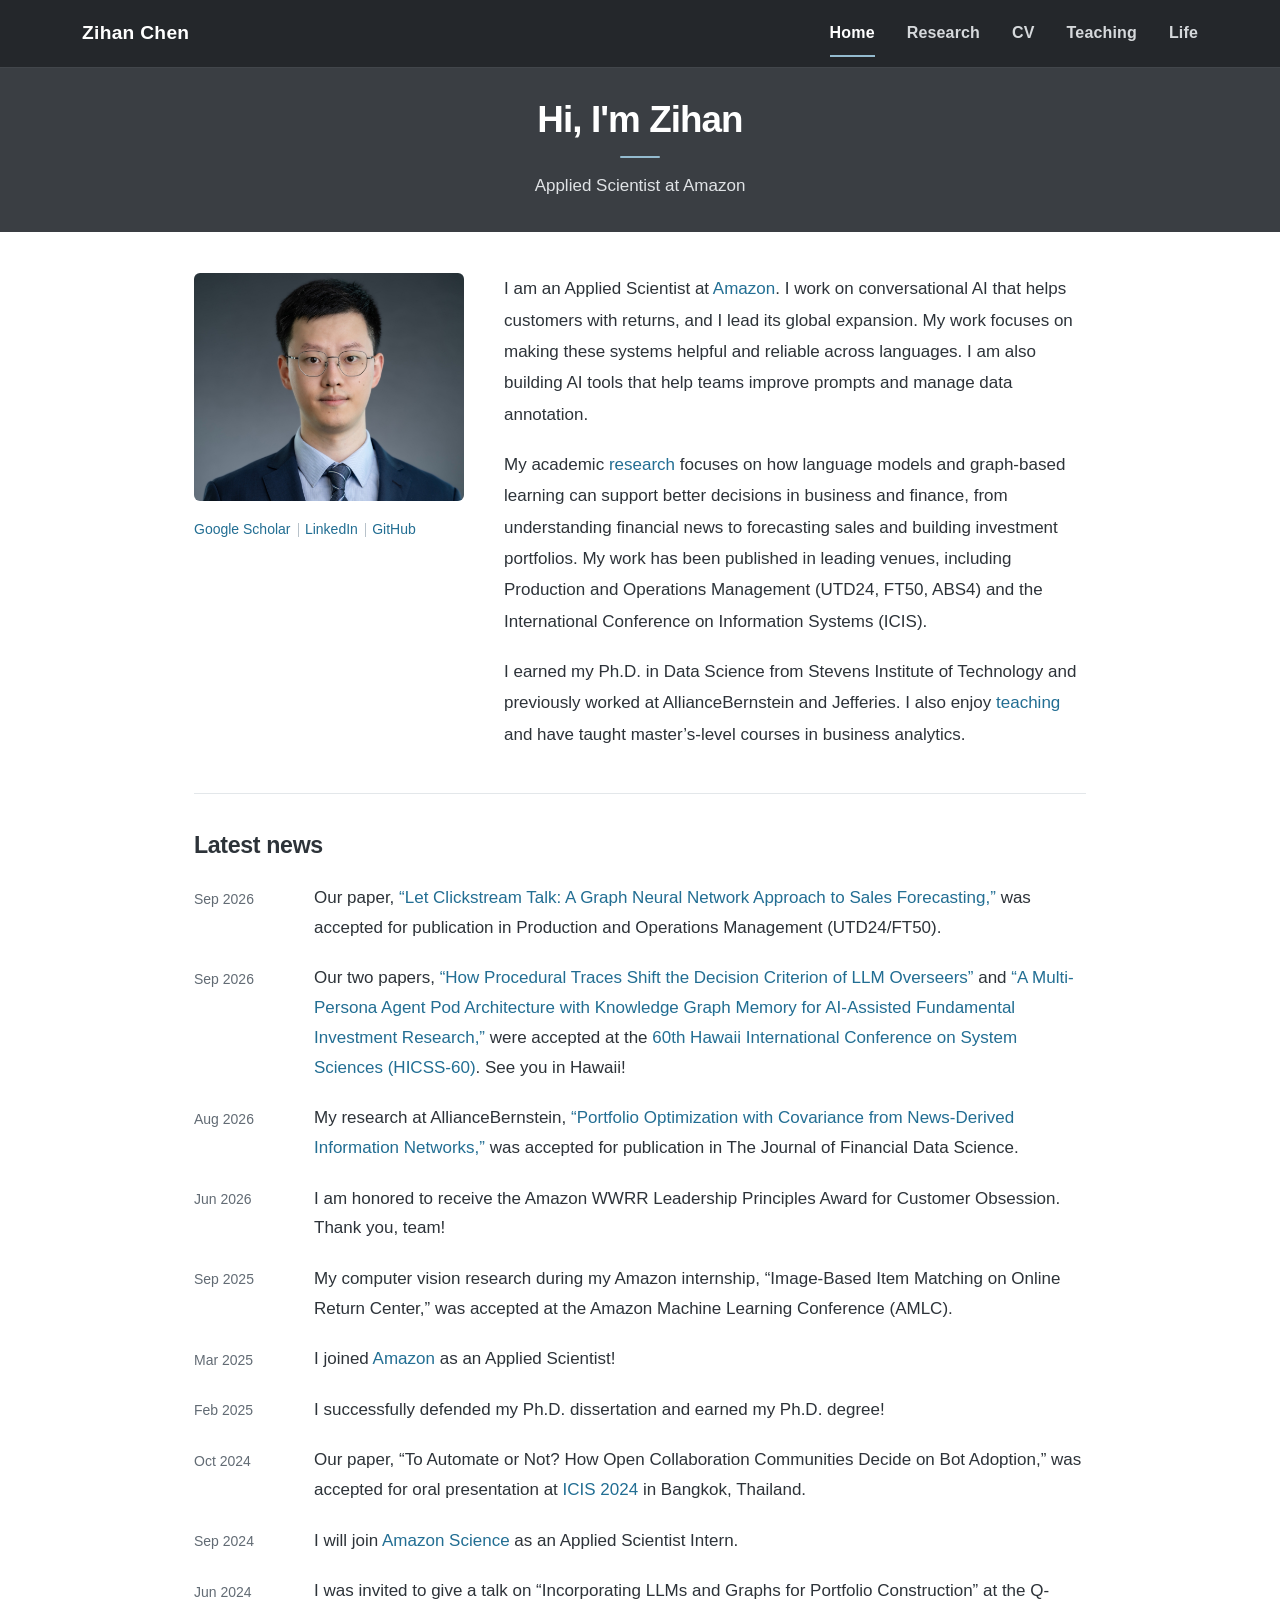
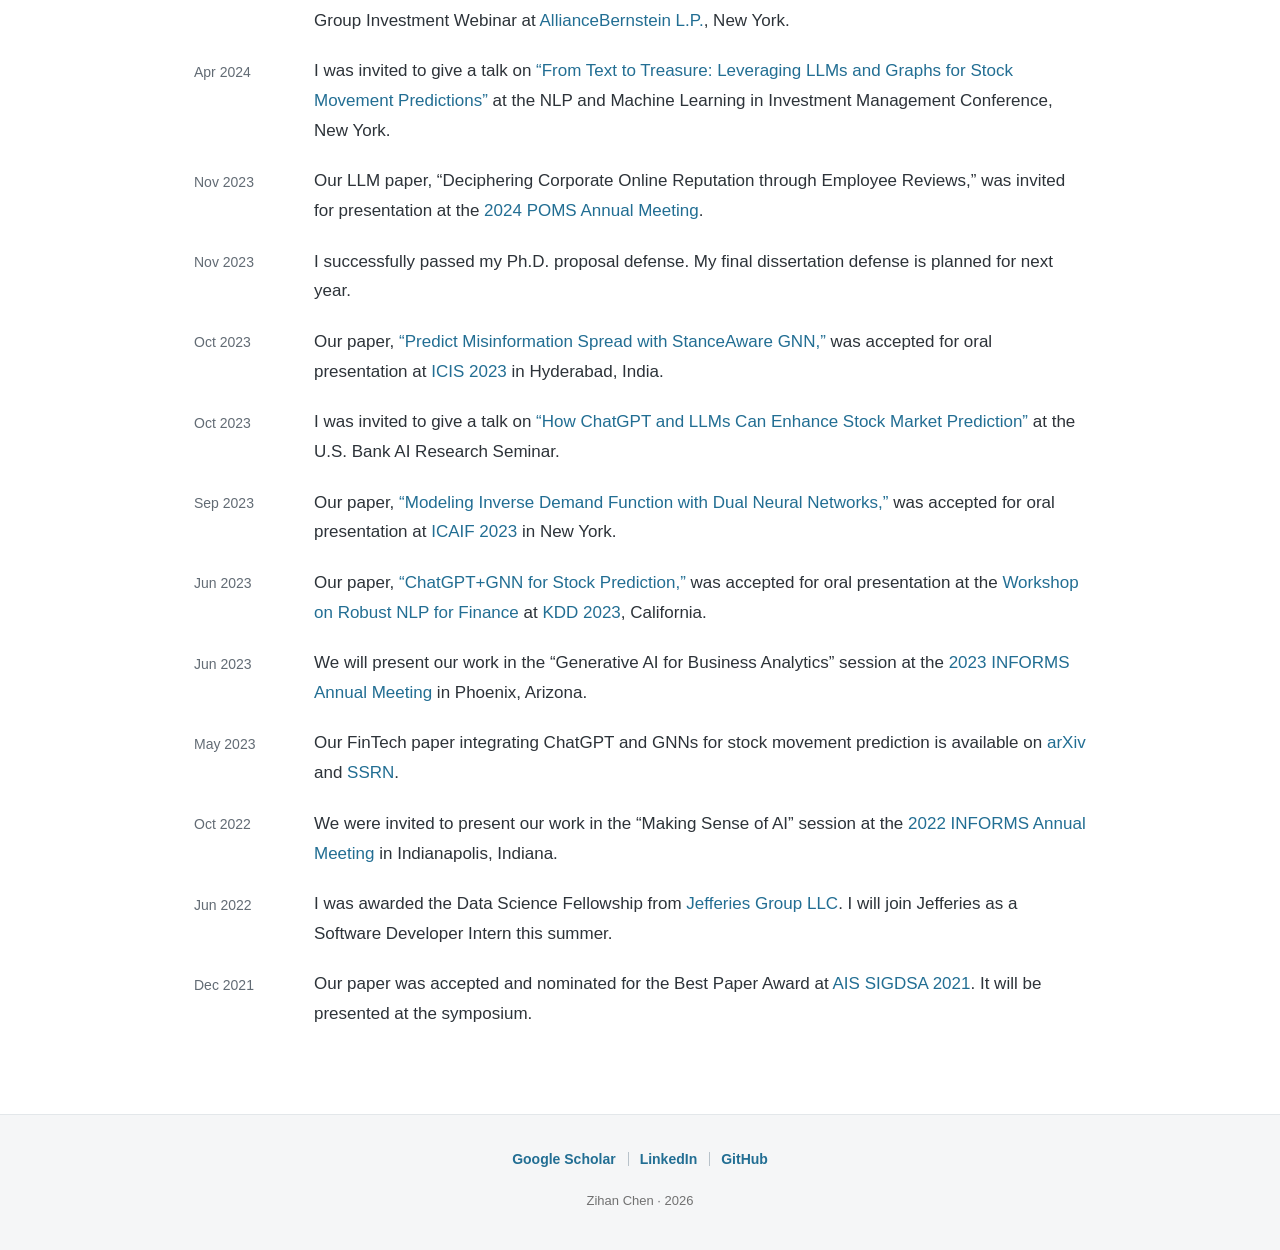
<file: index.html>
<!doctype html>
<html lang="en"><head><meta charset="utf-8"><meta name="viewport" content="width=device-width, initial-scale=1">
<title>Hi, I&#x27;m Zihan | Zihan Chen</title><meta name="description" content="Applied Scientist at Amazon">
<link rel="stylesheet" href="assets/site.css?v=social-dividers-2"><script defer src="assets/site.js"></script></head>
<body><a class="skip" href="#main">Skip to content</a>
<nav class="nav" aria-label="Main navigation"><div class="nav-inner"><a class="brand" href="index.html">Zihan Chen</a>
<button class="menu-toggle" type="button" aria-expanded="false" aria-controls="navigation">Menu <span aria-hidden="true">☰</span></button>
<ul class="nav-links" id="navigation"><li><a href="index.html" aria-current="page">Home</a></li><li><a href="research.html">Research</a></li><li><a href="cv.html">CV</a></li><li><a href="teaching.html">Teaching</a></li><li><a href="life.html">Life</a></li></ul></div></nav>
<header class="page-header"><h1>Hi, I&#x27;m Zihan</h1><hr class="heading-rule"><p class="subtitle">Applied Scientist at Amazon</p></header>
<main id="main" class="container page-content" tabindex="-1"><section class="bio" aria-label="About Zihan"><div><img class="portrait" src="assets/portrait-v2.jpg" alt="Zihan Chen" width="2048" height="1725"><div class="profile-links"><a href="https://scholar.google.com/citations?user=8UTvpjwAAAAJ&amp;hl=en">Google Scholar</a><a href="https://www.linkedin.com/in/zihan-nick-chen/">LinkedIn</a><a href="https://github.com/ZihanChen1995">GitHub</a></div></div><div><p>I am an Applied Scientist at <a href="https://www.amazon.science/">Amazon</a>. I work on conversational AI that helps customers with returns, and I lead its global expansion. My work focuses on making these systems helpful and reliable across languages. I am also building AI tools that help teams improve prompts and manage data annotation.</p>
<p>My academic <a href="research.html">research</a> focuses on how language models and graph-based learning can support better decisions in business and finance, from understanding financial news to forecasting sales and building investment portfolios. My work has been published in leading venues, including Production and Operations Management (UTD24, FT50, ABS4) and the International Conference on Information Systems (ICIS).</p>
<p>I earned my Ph.D. in Data Science from Stevens Institute of Technology and previously worked at AllianceBernstein and Jefferies. I also enjoy <a href="teaching.html">teaching</a> and have taught master’s-level courses in business analytics.</p>
</div></section>
<hr class="section-rule"><section aria-labelledby="news-title"><h2 id="news-title">Latest news</h2><ul class="news"><li><time datetime="2026-09">Sep 2026</time><p>Our paper, <a href="https://journals.sagepub.com/doi/10.1177/10591478261490953">“Let Clickstream Talk: A Graph Neural Network Approach to Sales Forecasting,”</a> was accepted for publication in Production and Operations Management (UTD24/FT50).</p></li><li><time datetime="2026-09">Sep 2026</time><p>Our two papers, <a href="https://arxiv.org/abs/2609.18204">“How Procedural Traces Shift the Decision Criterion of LLM Overseers”</a> and <a href="https://arxiv.org/abs/2605.27864">“A Multi-Persona Agent Pod Architecture with Knowledge Graph Memory for AI-Assisted Fundamental Investment Research,”</a> were accepted at the <a href="https://hicss.hawaii.edu/">60th Hawaii International Conference on System Sciences (HICSS-60)</a>. See you in Hawaii!</p></li><li><time datetime="2026-08">Aug 2026</time><p>My research at AllianceBernstein, <a href="https://www.pm-research.com/content/iijjfds/early/2026/09/12/jfds2026019">“Portfolio Optimization with Covariance from News-Derived Information Networks,”</a> was accepted for publication in The Journal of Financial Data Science.</p></li><li><time datetime="2026-06">Jun 2026</time><p>I am honored to receive the Amazon WWRR Leadership Principles Award for Customer Obsession. Thank you, team!</p></li><li><time datetime="2025-09">Sep 2025</time><p>My computer vision research during my Amazon internship, “Image-Based Item Matching on Online Return Center,” was accepted at the Amazon Machine Learning Conference (AMLC).</p></li><li><time datetime="2025-03">Mar 2025</time><p>I joined <a href="https://www.amazon.science/">Amazon</a> as an Applied Scientist!</p></li><li><time datetime="2025-02">Feb 2025</time><p>I successfully defended my Ph.D. dissertation and earned my Ph.D. degree!</p></li><li><time datetime="2024-10">Oct 2024</time><p>Our paper, “To Automate or Not? How Open Collaboration Communities Decide on Bot Adoption,” was accepted for oral presentation at <a href="https://icis2024.aisconferences.org/">ICIS 2024</a> in Bangkok, Thailand.</p></li><li><time datetime="2024-09">Sep 2024</time><p>I will join <a href="https://www.amazon.science/">Amazon Science</a> as an Applied Scientist Intern.</p></li><li><time datetime="2024-06">Jun 2024</time><p>I was invited to give a talk on “Incorporating LLMs and Graphs for Portfolio Construction” at the Q-Group Investment Webinar at <a href="https://www.alliancebernstein.com/corporate/en/home.html">AllianceBernstein L.P.</a>, New York.</p></li><li><time datetime="2024-04">Apr 2024</time><p>I was invited to give a talk on <a href="https://drive.google.com/file/d/1M6MWvCd4Vv_Q51h64jBCVJiDxF_VnkLY/view">“From Text to Treasure: Leveraging LLMs and Graphs for Stock Movement Predictions”</a> at the NLP and Machine Learning in Investment Management Conference, New York.</p></li><li><time datetime="2023-11">Nov 2023</time><p>Our LLM paper, “Deciphering Corporate Online Reputation through Employee Reviews,” was invited for presentation at the <a href="https://pomsmeetings.org/conf-2024/">2024 POMS Annual Meeting</a>.</p></li><li><time datetime="2023-11">Nov 2023</time><p>I successfully passed my Ph.D. proposal defense. My final dissertation defense is planned for next year.</p></li><li><time datetime="2023-10">Oct 2023</time><p>Our paper, <a href="https://arxiv.org/abs/2310.02568">“Predict Misinformation Spread with StanceAware GNN,”</a> was accepted for oral presentation at <a href="https://icis2023.aisconferences.org/">ICIS 2023</a> in Hyderabad, India.</p></li><li><time datetime="2023-10">Oct 2023</time><p>I was invited to give a talk on <a href="https://drive.google.com/file/d/1uIQv7CwUyk_yu17SIji4YoYeXMIPOHfO/view?usp=sharing">“How ChatGPT and LLMs Can Enhance Stock Market Prediction”</a> at the U.S. Bank AI Research Seminar.</p></li><li><time datetime="2023-09">Sep 2023</time><p>Our paper, <a href="https://arxiv.org/abs/2307.14322">“Modeling Inverse Demand Function with Dual Neural Networks,”</a> was accepted for oral presentation at <a href="https://ai-finance.org/">ICAIF 2023</a> in New York.</p></li><li><time datetime="2023-06">Jun 2023</time><p>Our paper, <a href="https://arxiv.org/abs/2306.03763">“ChatGPT+GNN for Stock Prediction,”</a> was accepted for oral presentation at the <a href="https://robustfin.github.io/2023/schedule">Workshop on Robust NLP for Finance</a> at <a href="https://kdd.org/kdd2023/">KDD 2023</a>, California.</p></li><li><time datetime="2023-06">Jun 2023</time><p>We will present our work in the “Generative AI for Business Analytics” session at the <a href="https://meetings.informs.org/wordpress/phoenix2023/">2023 INFORMS Annual Meeting</a> in Phoenix, Arizona.</p></li><li><time datetime="2023-05">May 2023</time><p>Our FinTech paper integrating ChatGPT and GNNs for stock movement prediction is available on <a href="https://arxiv.org/abs/2306.03763">arXiv</a> and <a href="https://papers.ssrn.com/sol3/papers.cfm?abstract_id=4464002">SSRN</a>.</p></li><li><time datetime="2022-10">Oct 2022</time><p>We were invited to present our work in the “Making Sense of AI” session at the <a href="https://meetings.informs.org/wordpress/indianapolis2022/">2022 INFORMS Annual Meeting</a> in Indianapolis, Indiana.</p></li><li><time datetime="2022-06">Jun 2022</time><p>I was awarded the Data Science Fellowship from <a href="https://www.jefferies.com/">Jefferies Group LLC</a>. I will join Jefferies as a Software Developer Intern this summer.</p></li><li><time datetime="2021-12">Dec 2021</time><p>Our paper was accepted and nominated for the Best Paper Award at <a href="https://communities.aisnet.org/sigdsa/home">AIS SIGDSA 2021</a>. It will be presented at the symposium.</p></li></ul></section></main>
<footer><ul class="footer-links"><li><a href="https://scholar.google.com/citations?user=8UTvpjwAAAAJ&amp;hl=en">Google Scholar</a></li><li><a href="https://www.linkedin.com/in/zihan-nick-chen/">LinkedIn</a></li><li><a href="https://github.com/ZihanChen1995">GitHub</a></li></ul><p>Zihan Chen · 2026</p></footer></body></html>
</file>
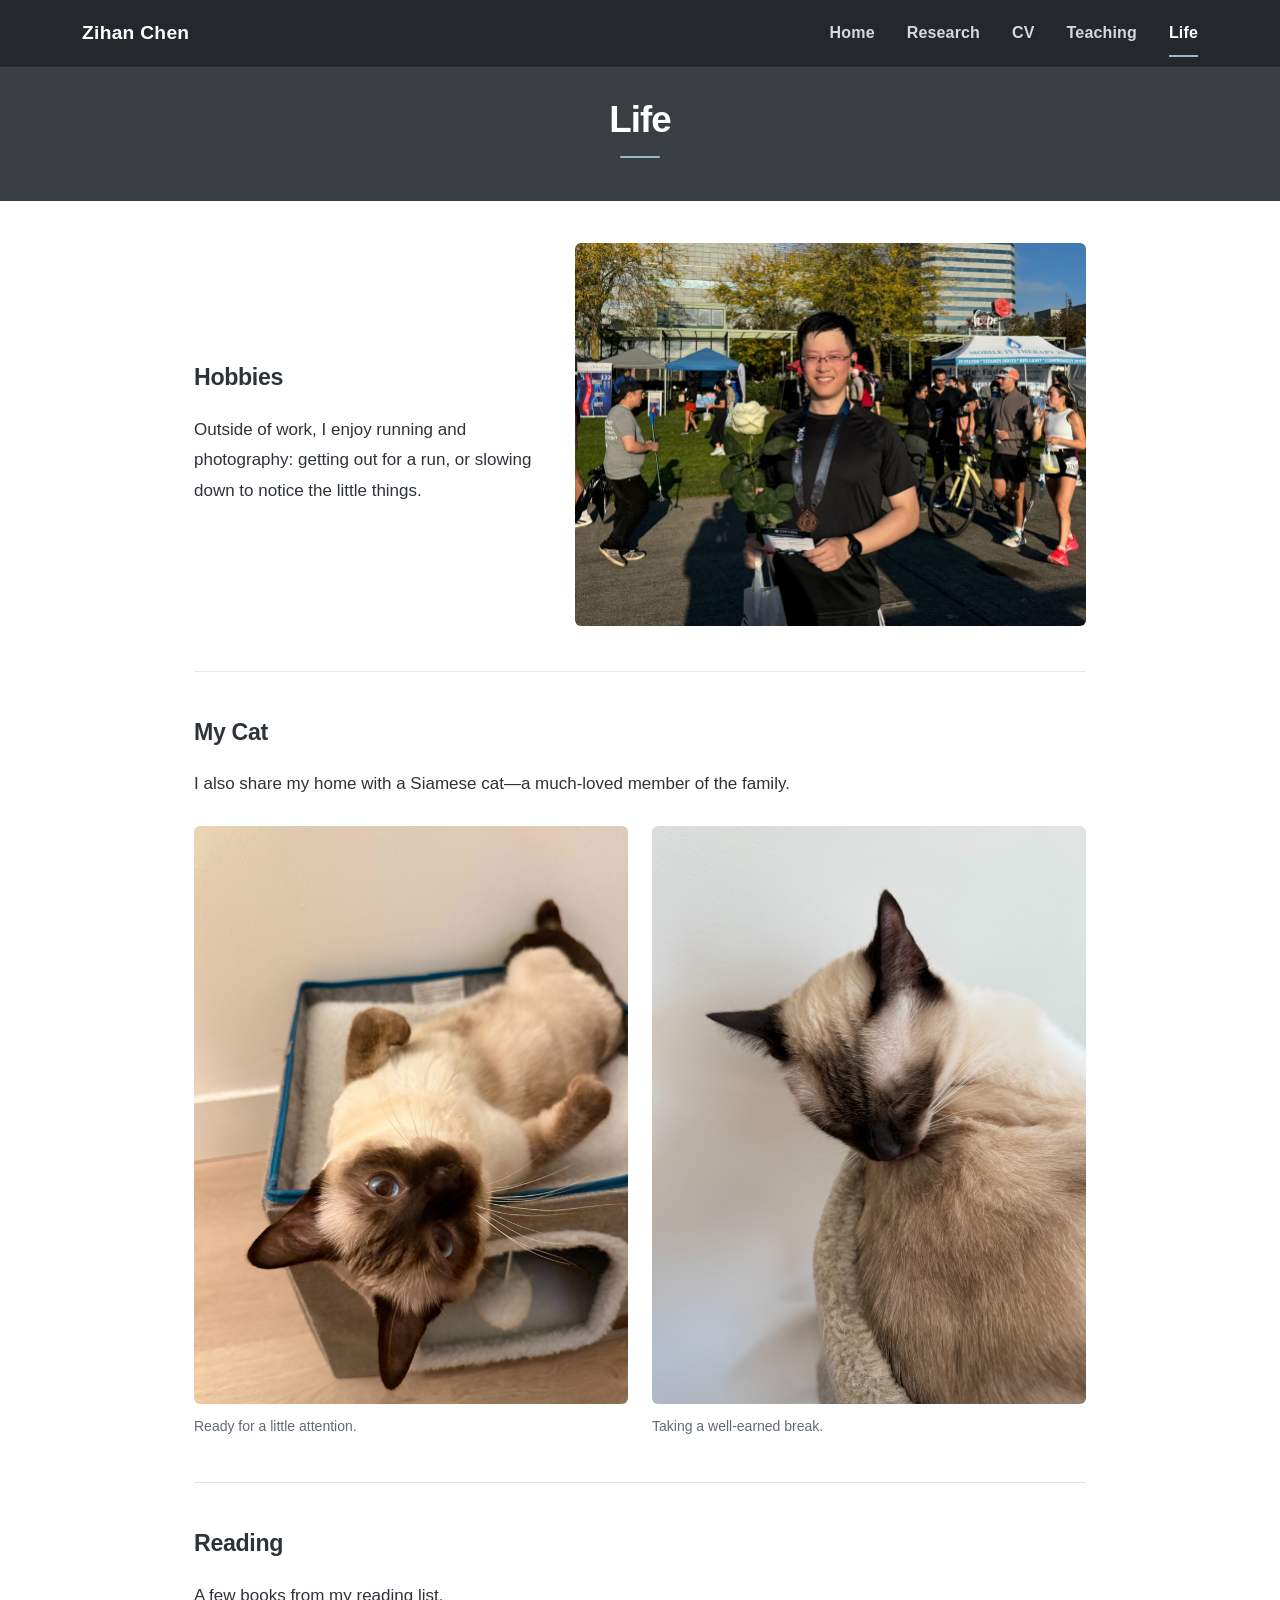
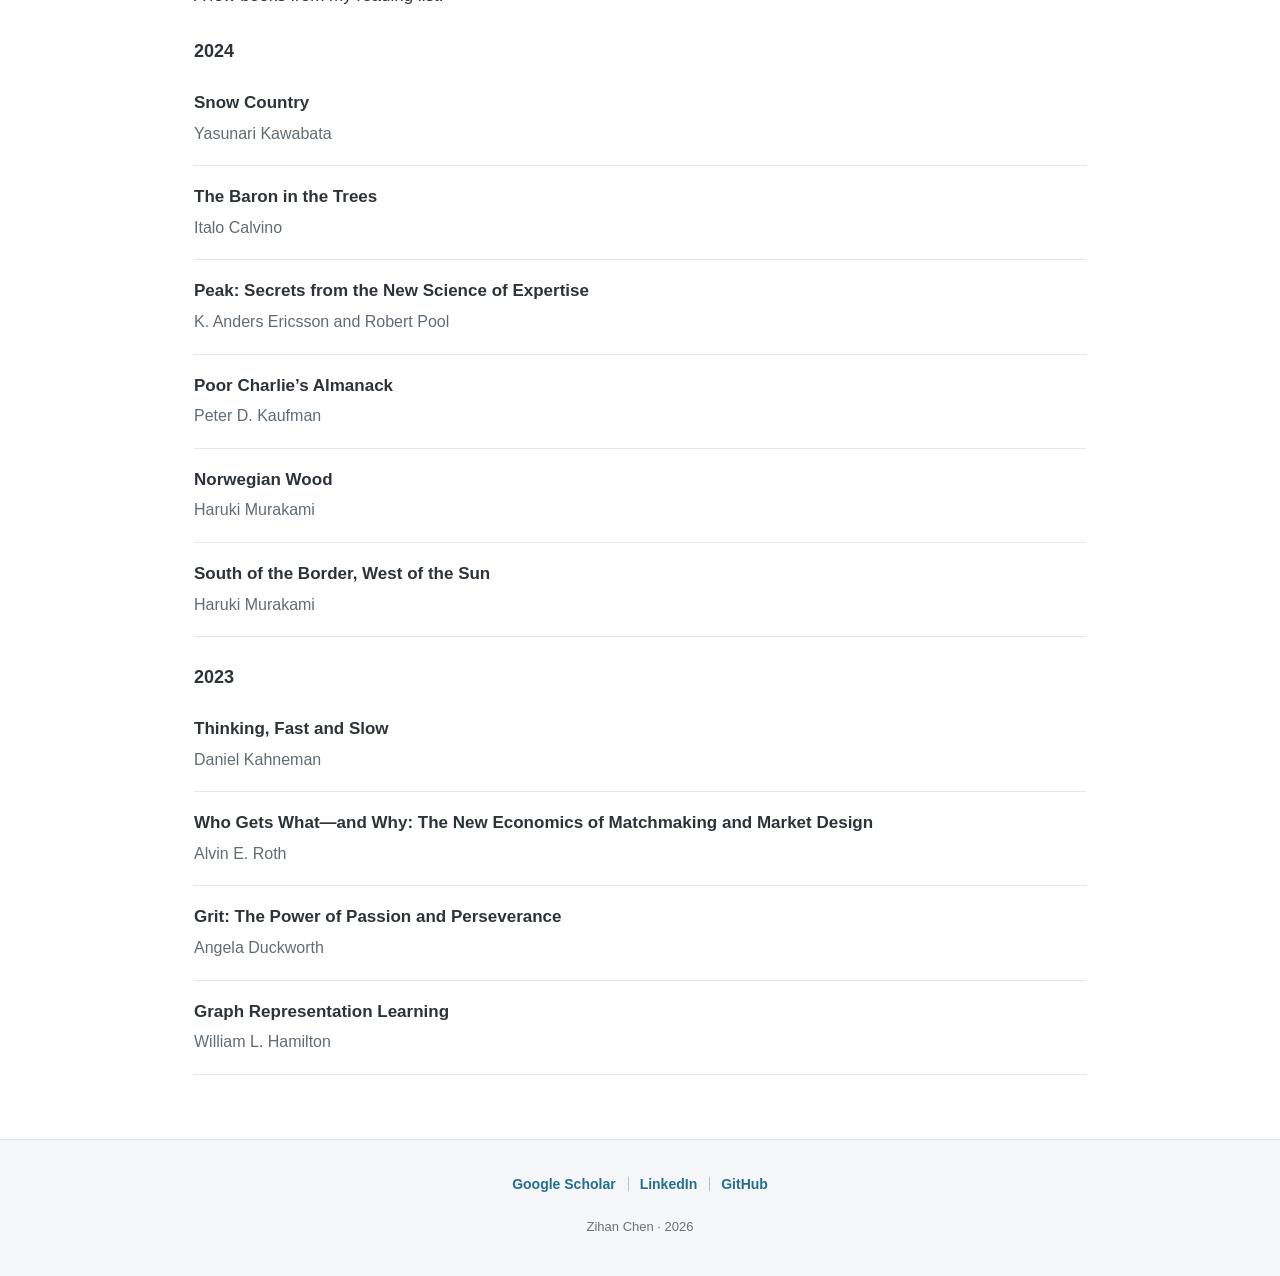
<file: books.html>
<!doctype html>
<html lang="en"><head><meta charset="utf-8"><meta name="viewport" content="width=device-width, initial-scale=1">
<title>Life | Zihan Chen</title><meta name="description" content="Life — Zihan Chen">
<link rel="stylesheet" href="assets/site.css"><script defer src="assets/site.js"></script></head>
<body><a class="skip" href="#main">Skip to content</a>
<nav class="nav" aria-label="Main navigation"><div class="nav-inner"><a class="brand" href="index.html">Zihan Chen</a>
<button class="menu-toggle" type="button" aria-expanded="false" aria-controls="navigation">Menu <span aria-hidden="true">☰</span></button>
<ul class="nav-links" id="navigation"><li><a href="index.html">Home</a></li><li><a href="research.html">Research</a></li><li><a href="cv.html">CV</a></li><li><a href="teaching.html">Teaching</a></li><li><a href="life.html" aria-current="page">Life</a></li></ul></div></nav>
<header class="page-header"><h1>Life</h1><hr class="heading-rule"></header>
<main id="main" class="container page-content" tabindex="-1"><section class="life-section" aria-labelledby="hobbies-title">
<div class="hobby-layout"><div class="hobby-copy"><h2 id="hobbies-title">Hobbies</h2><p>Outside of work, I enjoy running and photography: getting out for a run, or slowing down to notice the little things.</p></div>
<figure><img class="running-photo" src="assets/running.jpg" alt="Zihan smiling at a running event, wearing a medal and holding a rose" width="2048" height="1536" decoding="async"></figure></div>
</section>
<section class="life-section" aria-labelledby="cat-title"><h2 id="cat-title">My Cat</h2><p>I also share my home with a Siamese cat—a much-loved member of the family.</p>
<div class="cat-gallery"><figure><img src="assets/siamese-playful.jpg" alt="My Siamese cat lying on its back and looking up at the camera" width="1536" height="2048" loading="lazy" decoding="async"><figcaption>Ready for a little attention.</figcaption></figure><figure><img src="assets/siamese-resting.jpg" alt="The same Siamese cat curled up with its eyes closed" width="1522" height="2048" loading="lazy" decoding="async"><figcaption>Taking a well-earned break.</figcaption></figure></div>
</section>
<section class="life-section life-reading" aria-labelledby="reading-title"><h2 id="reading-title">Reading</h2><p>A few books from my reading list.</p>
<h3>2024</h3><ul class="books">
<li><span class="book-title">Snow Country</span><span class="book-author">Yasunari Kawabata</span></li>
<li><span class="book-title">The Baron in the Trees</span><span class="book-author">Italo Calvino</span></li>
<li><span class="book-title">Peak: Secrets from the New Science of Expertise</span><span class="book-author">K. Anders Ericsson and Robert Pool</span></li>
<li><span class="book-title">Poor Charlie’s Almanack</span><span class="book-author">Peter D. Kaufman</span></li>
<li><span class="book-title">Norwegian Wood</span><span class="book-author">Haruki Murakami</span></li>
<li><span class="book-title">South of the Border, West of the Sun</span><span class="book-author">Haruki Murakami</span></li></ul>
<h3>2023</h3><ul class="books">
<li><span class="book-title">Thinking, Fast and Slow</span><span class="book-author">Daniel Kahneman</span></li>
<li><span class="book-title">Who Gets What—and Why: The New Economics of Matchmaking and Market Design</span><span class="book-author">Alvin E. Roth</span></li>
<li><span class="book-title">Grit: The Power of Passion and Perseverance</span><span class="book-author">Angela Duckworth</span></li>
<li><span class="book-title">Graph Representation Learning</span><span class="book-author">William L. Hamilton</span></li></ul>

</section>
</main>
<footer><ul class="footer-links"><li><a href="https://scholar.google.com/citations?user=8UTvpjwAAAAJ&amp;hl=en">Google Scholar</a></li><li><a href="https://www.linkedin.com/in/zihan-nick-chen/">LinkedIn</a></li><li><a href="https://github.com/ZihanChen1995">GitHub</a></li></ul><p>Zihan Chen · 2026</p></footer></body></html>
</file>
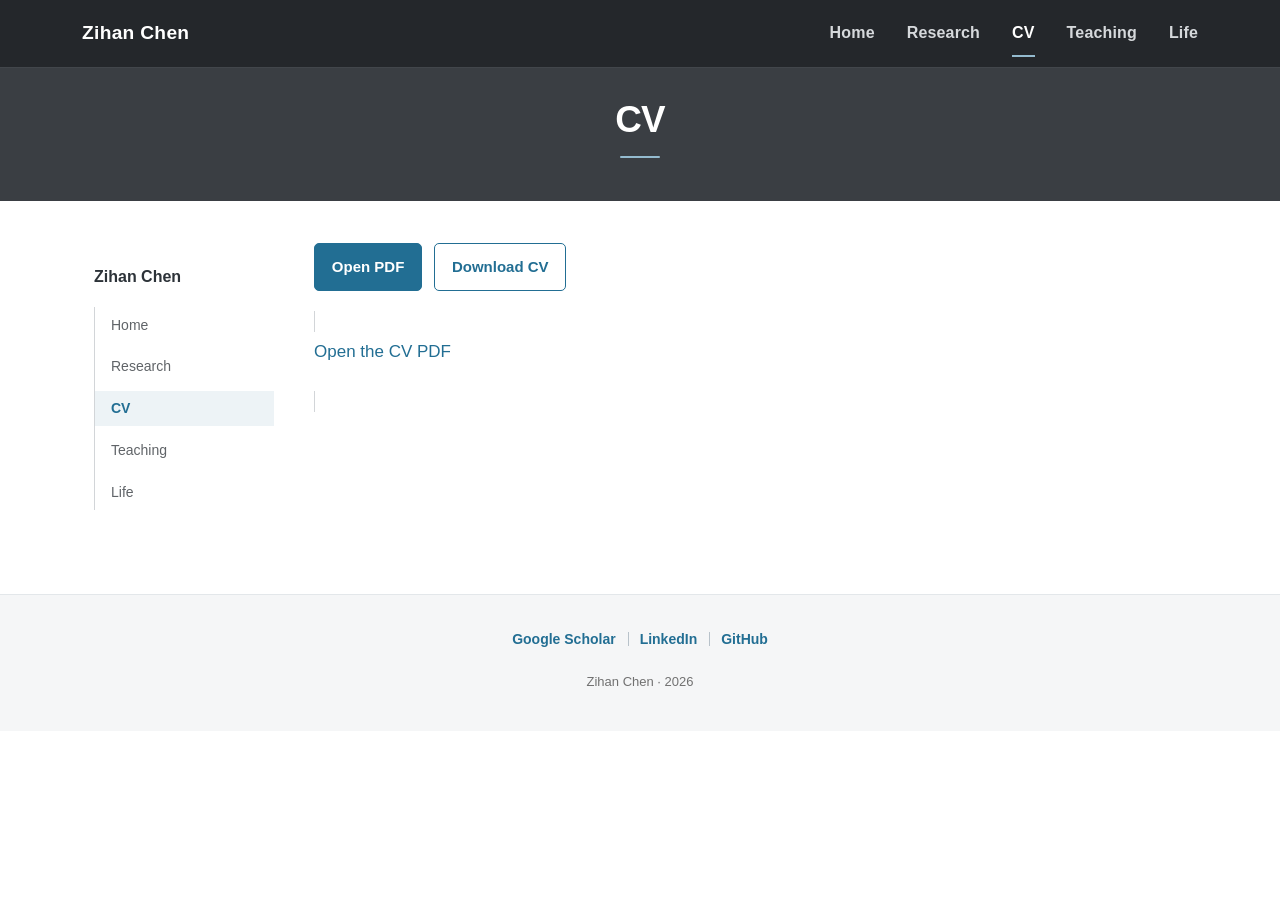
<file: cv.html>
<!doctype html>
<html lang="en"><head><meta charset="utf-8"><meta name="viewport" content="width=device-width, initial-scale=1">
<title>CV | Zihan Chen</title><meta name="description" content="CV — Zihan Chen">
<link rel="stylesheet" href="assets/site.css"><script defer src="assets/site.js"></script></head>
<body><a class="skip" href="#main">Skip to content</a>
<nav class="nav" aria-label="Main navigation"><div class="nav-inner"><a class="brand" href="index.html">Zihan Chen</a>
<button class="menu-toggle" type="button" aria-expanded="false" aria-controls="navigation">Menu <span aria-hidden="true">☰</span></button>
<ul class="nav-links" id="navigation"><li><a href="index.html">Home</a></li><li><a href="research.html">Research</a></li><li><a href="cv.html" aria-current="page">CV</a></li><li><a href="teaching.html">Teaching</a></li><li><a href="life.html">Life</a></li></ul></div></nav>
<header class="page-header"><h1>CV</h1><hr class="heading-rule"></header>
<main id="main" class="container page-content cv-container" tabindex="-1"><div class="cv-layout">
<aside class="cv-sidebar"><p class="cv-sidebar-name">Zihan Chen</p><nav aria-label="Sidebar navigation"><a href="index.html">Home</a><a href="research.html">Research</a><a href="cv.html" aria-current="page">CV</a><a href="teaching.html">Teaching</a><a href="life.html">Life</a></nav></aside>
<div class="cv-content"><section id="cv-document" aria-label="CV document"><div class="cv-actions"><a class="button" href="assets/ZihanChen-CV.pdf?v=215d56d95591" target="_blank" rel="noopener">Open PDF</a><a class="button" href="assets/ZihanChen-CV.pdf?v=215d56d95591" download>Download CV</a></div><object class="cv-pdf" data="assets/ZihanChen-CV.pdf?v=215d56d95591#pagemode=thumbs" type="application/pdf" aria-label="Zihan Chen curriculum vitae"><p><a href="assets/ZihanChen-CV.pdf?v=215d56d95591" target="_blank" rel="noopener">Open the CV PDF</a></p></object></section></div>
</div>
</main>
<footer><ul class="footer-links"><li><a href="https://scholar.google.com/citations?user=8UTvpjwAAAAJ&amp;hl=en">Google Scholar</a></li><li><a href="https://www.linkedin.com/in/zihan-nick-chen/">LinkedIn</a></li><li><a href="https://github.com/ZihanChen1995">GitHub</a></li></ul><p>Zihan Chen · 2026</p></footer></body></html>
</file>
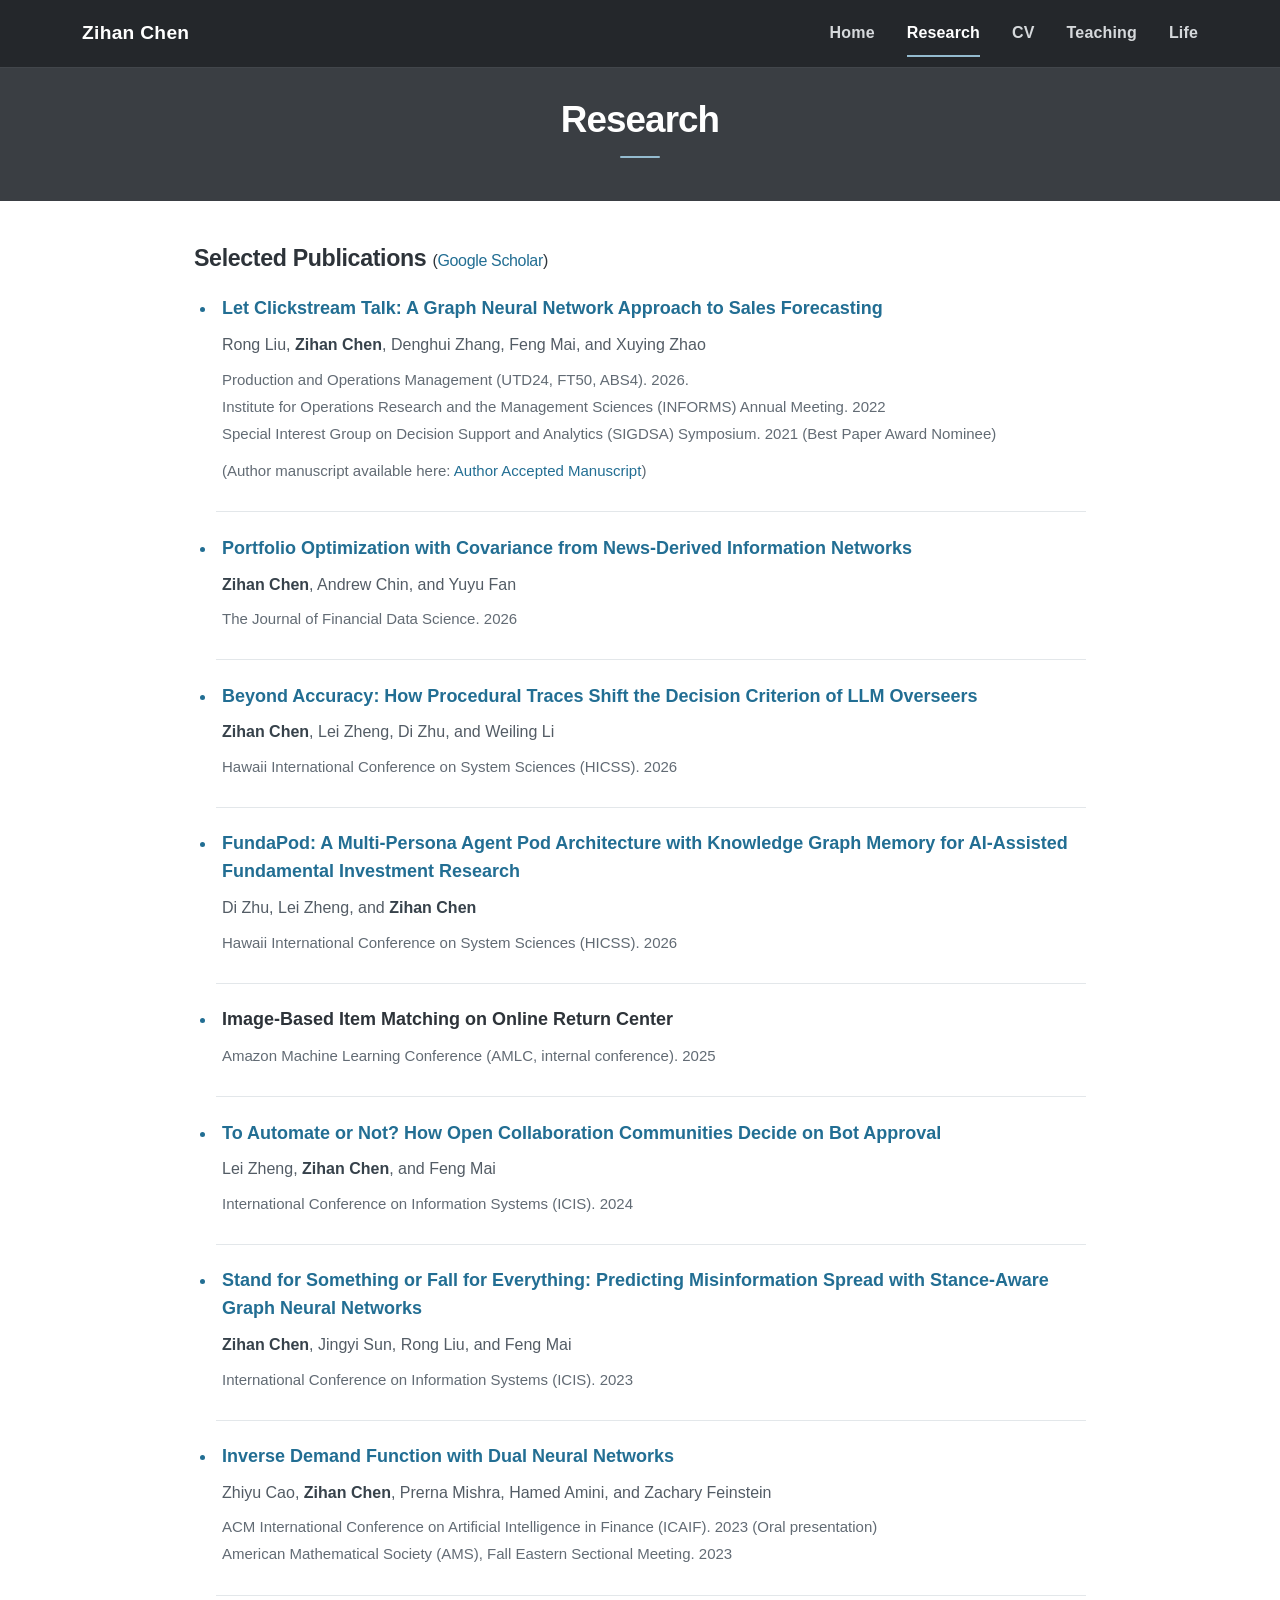
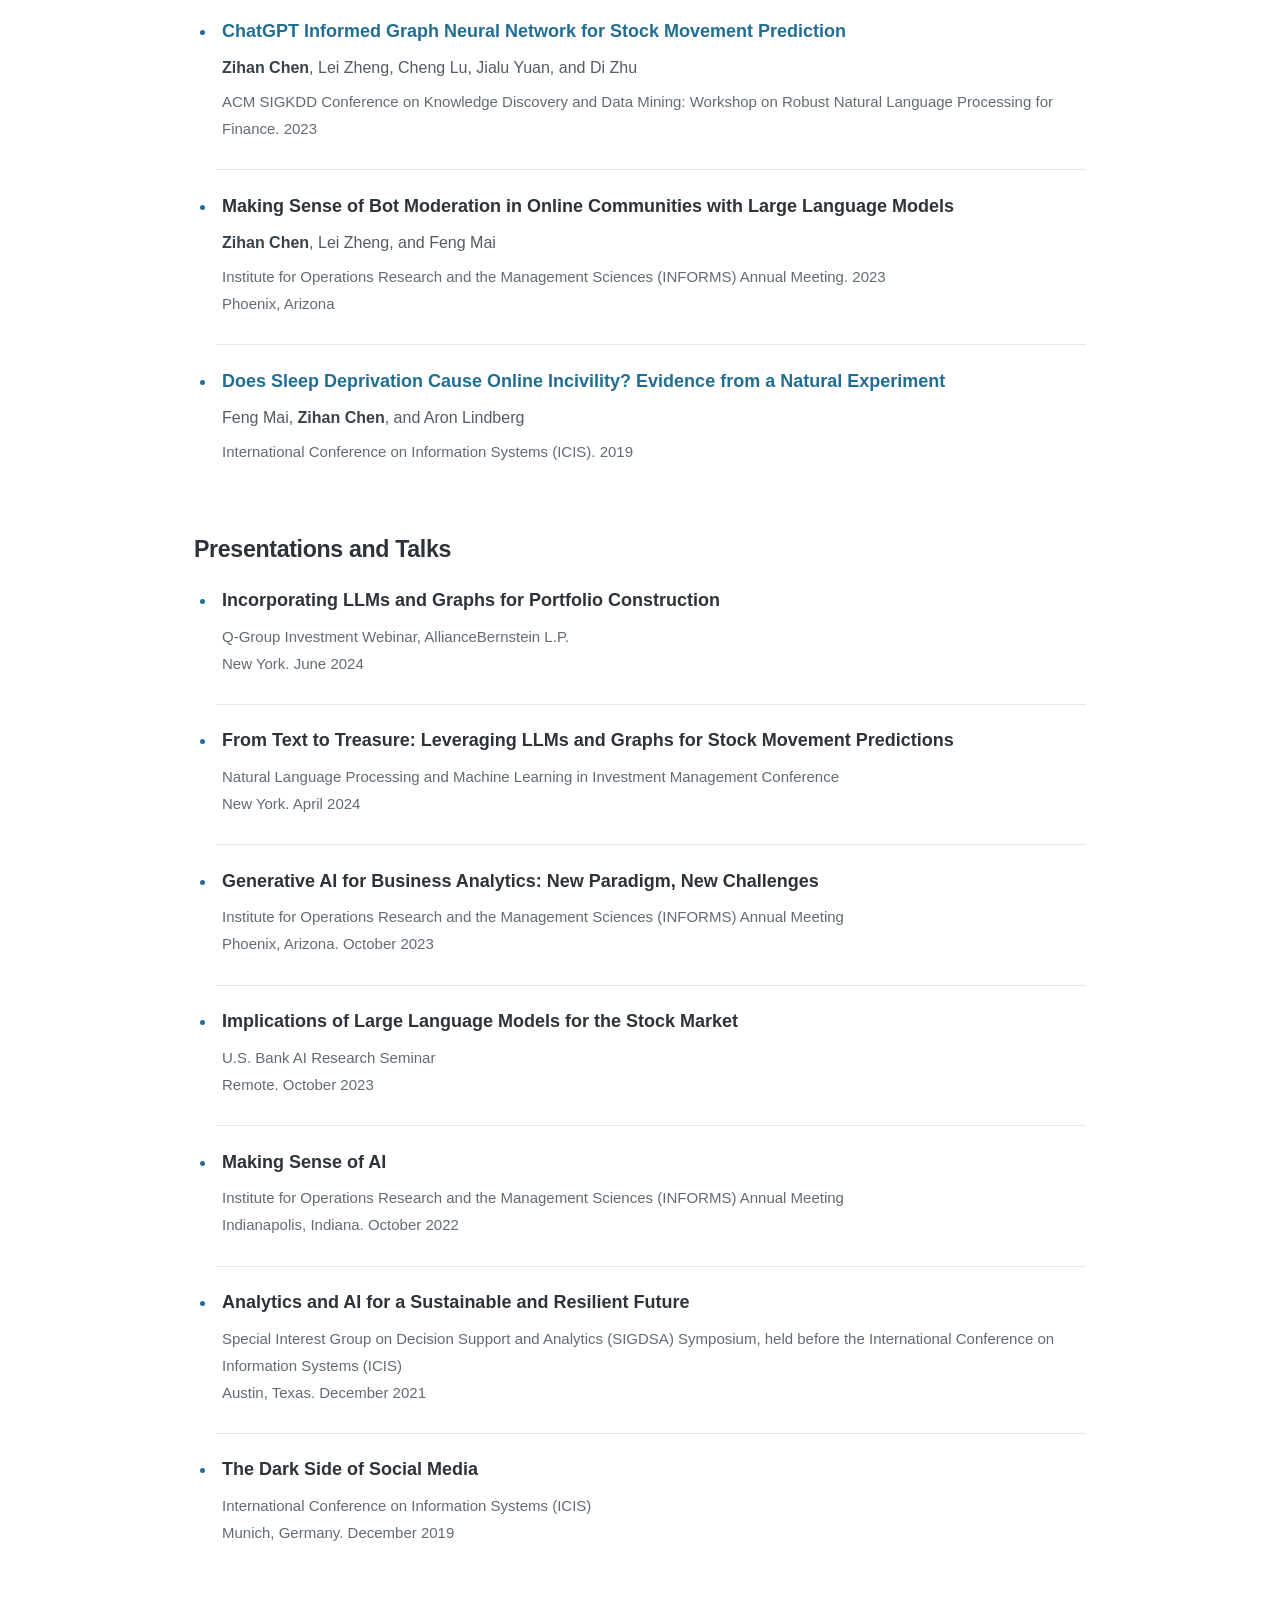
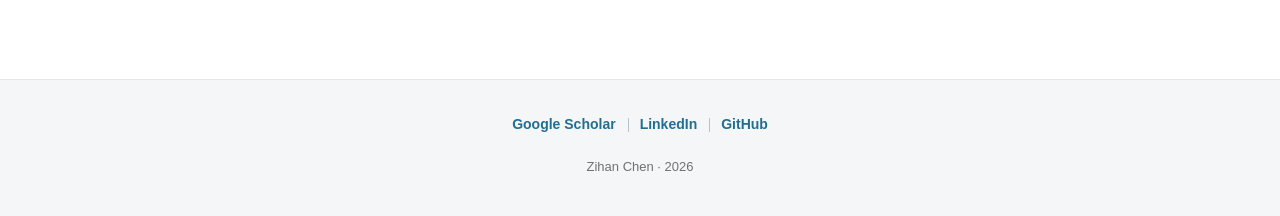
<file: research.html>
<!doctype html>
<html lang="en"><head><meta charset="utf-8"><meta name="viewport" content="width=device-width, initial-scale=1">
<title>Research | Zihan Chen</title><meta name="description" content="Research — Zihan Chen">
<link rel="stylesheet" href="assets/site.css"><script defer src="assets/site.js"></script></head>
<body><a class="skip" href="#main">Skip to content</a>
<nav class="nav" aria-label="Main navigation"><div class="nav-inner"><a class="brand" href="index.html">Zihan Chen</a>
<button class="menu-toggle" type="button" aria-expanded="false" aria-controls="navigation">Menu <span aria-hidden="true">☰</span></button>
<ul class="nav-links" id="navigation"><li><a href="index.html">Home</a></li><li><a href="research.html" aria-current="page">Research</a></li><li><a href="cv.html">CV</a></li><li><a href="teaching.html">Teaching</a></li><li><a href="life.html">Life</a></li></ul></div></nav>
<header class="page-header"><h1>Research</h1><hr class="heading-rule"></header>
<main id="main" class="container page-content" tabindex="-1"><h2>Selected Publications <span class="scholar-heading">(<a href="https://scholar.google.com/citations?user=8UTvpjwAAAAJ&amp;hl=en">Google Scholar</a>)</span></h2>
<ul class="research-list">
<li class="publication"><h3><a href="https://journals.sagepub.com/doi/10.1177/10591478261490953">Let Clickstream Talk: A Graph Neural Network Approach to Sales Forecasting</a></h3><p>Rong Liu, <strong>Zihan Chen</strong>, Denghui Zhang, Feng Mai, and Xuying Zhao</p><p class="meta">Production and Operations Management (UTD24, FT50, ABS4). 2026.<br>Institute for Operations Research and the Management Sciences (INFORMS) Annual Meeting. 2022<br>Special Interest Group on Decision Support and Analytics (SIGDSA) Symposium. 2021 (Best Paper Award Nominee)</p><p class="meta" style="margin-top: 0.65rem;">(Author manuscript available here: <a href="https://github.com/ZihanChen1995/A-Graph-Neural-Network-Approach-to-Sales-Forecasting/blob/main/let-clickstream-talk-a-graph-neural-network-approach-to-sales-forecasting.pdf">Author Accepted Manuscript</a>)</p></li>
<li class="publication"><h3><a href="https://www.pm-research.com/content/iijjfds/early/2026/09/12/jfds2026019">Portfolio Optimization with Covariance from News-Derived Information Networks</a></h3><p><strong>Zihan Chen</strong>, Andrew Chin, and Yuyu Fan</p><p class="meta">The Journal of Financial Data Science. 2026</p></li>
<li class="publication"><h3><a href="https://arxiv.org/abs/2609.18204">Beyond Accuracy: How Procedural Traces Shift the Decision Criterion of LLM Overseers</a></h3><p><strong>Zihan Chen</strong>, Lei Zheng, Di Zhu, and Weiling Li</p><p class="meta">Hawaii International Conference on System Sciences (HICSS). 2026</p></li>
<li class="publication"><h3><a href="https://arxiv.org/html/2605.27864v2">FundaPod: A Multi-Persona Agent Pod Architecture with Knowledge Graph Memory for AI-Assisted Fundamental Investment Research</a></h3><p>Di Zhu, Lei Zheng, and <strong>Zihan Chen</strong></p><p class="meta">Hawaii International Conference on System Sciences (HICSS). 2026</p></li>
<li class="publication"><h3>Image-Based Item Matching on Online Return Center</h3><p class="meta">Amazon Machine Learning Conference (AMLC, internal conference). 2025</p></li>
<li class="publication"><h3><a href="https://collaborate.umb.edu/en/publications/to-automate-or-not-how-open-collaboration-communities-decide-on-b/">To Automate or Not? How Open Collaboration Communities Decide on Bot Approval</a></h3><p>Lei Zheng, <strong>Zihan Chen</strong>, and Feng Mai</p><p class="meta">International Conference on Information Systems (ICIS). 2024</p></li>
<li class="publication"><h3><a href="https://arxiv.org/abs/2310.02568">Stand for Something or Fall for Everything: Predicting Misinformation Spread with Stance-Aware Graph Neural Networks</a></h3><p><strong>Zihan Chen</strong>, Jingyi Sun, Rong Liu, and Feng Mai</p><p class="meta">International Conference on Information Systems (ICIS). 2023</p></li>
<li class="publication"><h3><a href="https://arxiv.org/abs/2307.14322">Inverse Demand Function with Dual Neural Networks</a></h3><p>Zhiyu Cao, <strong>Zihan Chen</strong>, Prerna Mishra, Hamed Amini, and Zachary Feinstein</p><p class="meta">ACM International Conference on Artificial Intelligence in Finance (ICAIF). 2023 (Oral presentation)<br>American Mathematical Society (AMS), Fall Eastern Sectional Meeting. 2023</p></li>
<li class="publication"><h3><a href="https://arxiv.org/abs/2306.03763">ChatGPT Informed Graph Neural Network for Stock Movement Prediction</a></h3><p><strong>Zihan Chen</strong>, Lei Zheng, Cheng Lu, Jialu Yuan, and Di Zhu</p><p class="meta">ACM SIGKDD Conference on Knowledge Discovery and Data Mining: Workshop on Robust Natural Language Processing for Finance. 2023</p></li>

<li class="publication"><h3>Making Sense of Bot Moderation in Online Communities with Large Language Models</h3><p><strong>Zihan Chen</strong>, Lei Zheng, and Feng Mai</p><p class="meta">Institute for Operations Research and the Management Sciences (INFORMS) Annual Meeting. 2023<br>Phoenix, Arizona</p></li>
<li class="publication"><h3><a href="https://aisel.aisnet.org/icis2019/crowds_social/crowds_social/32/">Does Sleep Deprivation Cause Online Incivility? Evidence from a Natural Experiment</a></h3><p>Feng Mai, <strong>Zihan Chen</strong>, and Aron Lindberg</p><p class="meta">International Conference on Information Systems (ICIS). 2019</p></li></ul>
<h2>Presentations and Talks</h2>
<ul class="research-list">
<li class="publication"><h3>Incorporating LLMs and Graphs for Portfolio Construction</h3><p class="meta">Q-Group Investment Webinar, AllianceBernstein L.P.<br>New York. June 2024</p></li>
<li class="publication"><h3>From Text to Treasure: Leveraging LLMs and Graphs for Stock Movement Predictions</h3><p class="meta">Natural Language Processing and Machine Learning in Investment Management Conference<br>New York. April 2024</p></li>
<li class="publication"><h3>Generative AI for Business Analytics: New Paradigm, New Challenges</h3><p class="meta">Institute for Operations Research and the Management Sciences (INFORMS) Annual Meeting<br>Phoenix, Arizona. October 2023</p></li>
<li class="publication"><h3>Implications of Large Language Models for the Stock Market</h3><p class="meta">U.S. Bank AI Research Seminar<br>Remote. October 2023</p></li>
<li class="publication"><h3>Making Sense of AI</h3><p class="meta">Institute for Operations Research and the Management Sciences (INFORMS) Annual Meeting<br>Indianapolis, Indiana. October 2022</p></li>
<li class="publication"><h3>Analytics and AI for a Sustainable and Resilient Future</h3><p class="meta">Special Interest Group on Decision Support and Analytics (SIGDSA) Symposium, held before the International Conference on Information Systems (ICIS)<br>Austin, Texas. December 2021</p></li>
<li class="publication"><h3>The Dark Side of Social Media</h3><p class="meta">International Conference on Information Systems (ICIS)<br>Munich, Germany. December 2019</p></li>
</ul>
</main>
<footer><ul class="footer-links"><li><a href="https://scholar.google.com/citations?user=8UTvpjwAAAAJ&amp;hl=en">Google Scholar</a></li><li><a href="https://www.linkedin.com/in/zihan-nick-chen/">LinkedIn</a></li><li><a href="https://github.com/ZihanChen1995">GitHub</a></li></ul><p>Zihan Chen · 2026</p></footer></body></html>
</file>
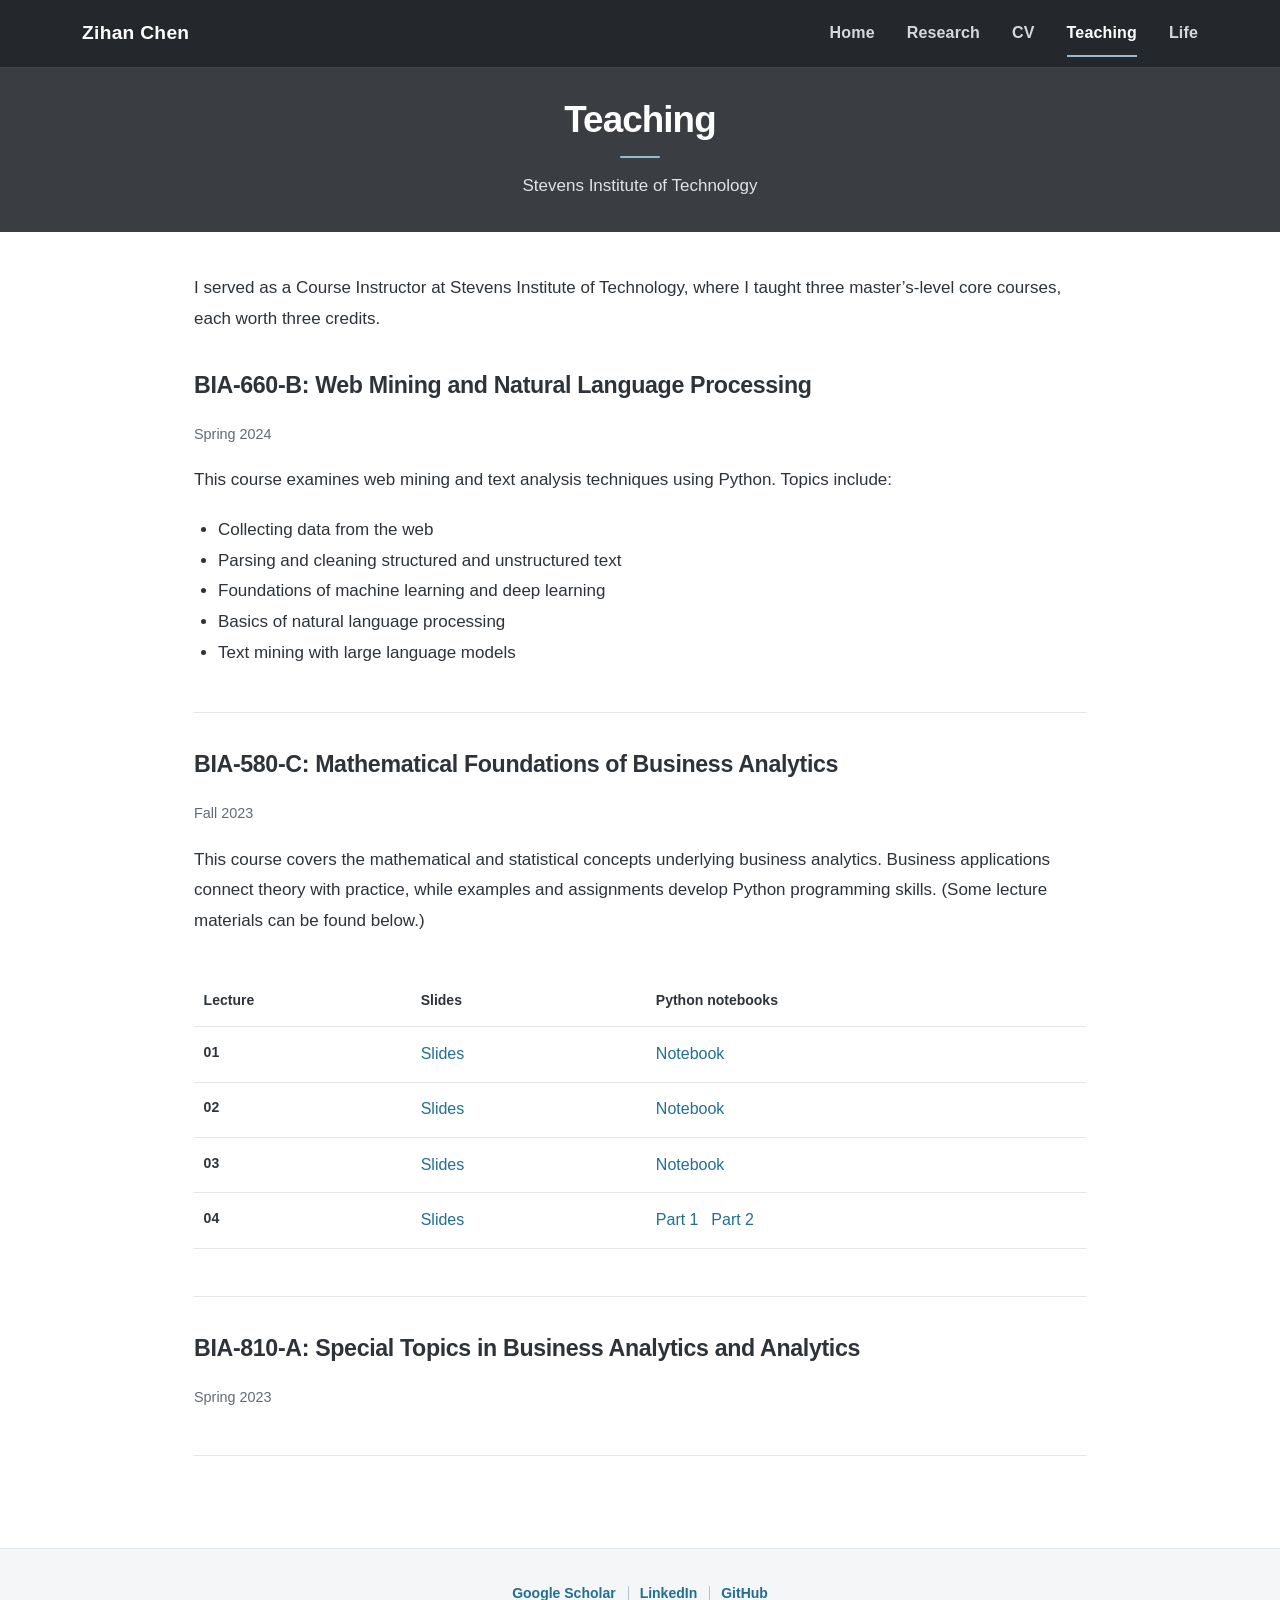
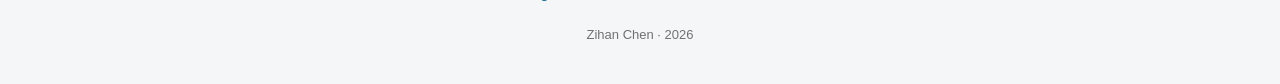
<file: teaching.html>
<!doctype html>
<html lang="en"><head><meta charset="utf-8"><meta name="viewport" content="width=device-width, initial-scale=1">
<title>Teaching | Zihan Chen</title><meta name="description" content="Stevens Institute of Technology">
<link rel="stylesheet" href="assets/site.css"><script defer src="assets/site.js"></script></head>
<body><a class="skip" href="#main">Skip to content</a>
<nav class="nav" aria-label="Main navigation"><div class="nav-inner"><a class="brand" href="index.html">Zihan Chen</a>
<button class="menu-toggle" type="button" aria-expanded="false" aria-controls="navigation">Menu <span aria-hidden="true">☰</span></button>
<ul class="nav-links" id="navigation"><li><a href="index.html">Home</a></li><li><a href="research.html">Research</a></li><li><a href="cv.html">CV</a></li><li><a href="teaching.html" aria-current="page">Teaching</a></li><li><a href="life.html">Life</a></li></ul></div></nav>
<header class="page-header"><h1>Teaching</h1><hr class="heading-rule"><p class="subtitle">Stevens Institute of Technology</p></header>
<main id="main" class="container page-content" tabindex="-1"><p class="intro">I served as a Course Instructor at Stevens Institute of Technology, where I taught three master’s-level core courses, each worth three credits.</p>
<section class="course"><h2>BIA-660-B: Web Mining and Natural Language Processing</h2><p class="meta">Spring 2024</p><p>This course examines web mining and text analysis techniques using Python. Topics include:</p><ul><li>Collecting data from the web</li><li>Parsing and cleaning structured and unstructured text</li><li>Foundations of machine learning and deep learning</li><li>Basics of natural language processing</li><li>Text mining with large language models</li></ul></section>
<section class="course"><h2>BIA-580-C: Mathematical Foundations of Business Analytics</h2><p class="meta">Fall 2023</p><p>This course covers the mathematical and statistical concepts underlying business analytics. Business applications connect theory with practice, while examples and assignments develop Python programming skills. (Some lecture materials can be found below.)</p>
<div class="table-wrap"><table aria-label="Lecture materials"><thead><tr><th scope="col">Lecture</th><th scope="col">Slides</th><th scope="col">Python notebooks</th></tr></thead><tbody>
<tr><th scope="row">01</th><td><a href="https://drive.google.com/file/d/1pkTnQZcOaXy770AwrzAwZ4HjalnpdBSI/view?usp=sharing" aria-label="Lecture 1 slides">Slides</a></td><td><a href="https://drive.google.com/file/d/12A7z0BL7ZEbt_GyCadIa7d0KtZ2LYV_c/view?usp=sharing" aria-label="Lecture 1 Python notebook">Notebook</a></td></tr>
<tr><th scope="row">02</th><td><a href="https://drive.google.com/file/d/1fMQfGU6JcYhdV8s3nQPG4ruy0xg-vDv5/view?usp=sharing" aria-label="Lecture 2 slides">Slides</a></td><td><a href="https://drive.google.com/file/d/1mlrVxzLqzLa3CH8BLI2SHimGiVJYilVk/view?usp=sharing" aria-label="Lecture 2 Python notebook">Notebook</a></td></tr>
<tr><th scope="row">03</th><td><a href="https://drive.google.com/file/d/1zr0SPK5aXScXtIHEBceDD_LAJqAsWvG5/view?usp=sharing" aria-label="Lecture 3 slides">Slides</a></td><td><a href="https://drive.google.com/file/d/1zMHAYo4fL2wFcdRsAQOP_xupDdZ5o0W6/view?usp=sharing" aria-label="Lecture 3 Python notebook">Notebook</a></td></tr>
<tr><th scope="row">04</th><td><a href="https://drive.google.com/file/d/1_2BgjqIK3tVOpcVEDYEKY94NOgLCufpk/view?usp=sharing" aria-label="Lecture 4 slides">Slides</a></td><td><a href="https://drive.google.com/file/d/1rk3_5zPhD8B_1RgU9la4sQf5hb8eKYsd/view?usp=sharing" aria-label="Lecture 4 Python notebook part 1">Part 1</a><a href="https://drive.google.com/file/d/1fzuR3Xzguwsw1IjPcxayAGboClwxmcbH/view?usp=sharing" aria-label="Lecture 4 Python notebook part 2">Part 2</a></td></tr>
</tbody></table></div></section>
<section class="course"><h2>BIA-810-A: Special Topics in Business Analytics and Analytics</h2><p class="meta">Spring 2023</p></section>
</main>
<footer><ul class="footer-links"><li><a href="https://scholar.google.com/citations?user=8UTvpjwAAAAJ&amp;hl=en">Google Scholar</a></li><li><a href="https://www.linkedin.com/in/zihan-nick-chen/">LinkedIn</a></li><li><a href="https://github.com/ZihanChen1995">GitHub</a></li></ul><p>Zihan Chen · 2026</p></footer></body></html>
</file>
<file: assets/site.css>
:root{color-scheme:light;--ink:#404040;--muted:#626262;--link:#007e9c;--line:#e4e4e4;--surface:#f5f5f5;--sans:'Open Sans',Arial,sans-serif;--serif:Lora,Georgia,serif}
*{box-sizing:border-box}html{scroll-behavior:smooth;scroll-padding-top:5rem}body{margin:0;color:var(--ink);background:white;font:1.125rem/1.65 var(--serif);overflow-wrap:break-word}a{color:var(--link);text-decoration:none}a:hover{text-decoration:underline;color:#005e75}a:focus-visible,button:focus-visible,summary:focus-visible{outline:3px solid #007e9c;outline-offset:4px}img{max-width:100%;height:auto}h1,h2,h3,.nav,.subtitle,.meta,footer,.button{font-family:var(--sans)}h1,h2,h3{line-height:1.25}h2{font-size:1.6rem;margin:2.3rem 0 1.1rem}h3{font-size:1.125rem;margin:0 0 .6rem}p{margin:0 0 1.2rem}.skip{position:absolute;top:-5rem;left:1rem;padding:.5rem 1rem;background:white;z-index:10}.skip:focus{top:.5rem}.nav{background:var(--surface);border-bottom:1px solid var(--line);font-size:.875rem}.nav-inner{min-height:62px;max-width:1400px;margin:auto;display:flex;align-items:center;justify-content:space-between;padding:0 2rem;gap:1.5rem}.brand{font-size:1.125rem;font-weight:800;color:var(--ink);white-space:nowrap}.nav-links{display:flex;gap:1.9rem;align-items:center;margin:0;padding:0;list-style:none}.nav-links a{display:block;padding:1.2rem 0;color:var(--ink);font-size:.8rem;font-weight:800;text-transform:uppercase;letter-spacing:.06em}.nav-links a[aria-current=page]{color:var(--link)}.menu-toggle{display:none;align-items:center;gap:.5rem;background:transparent;border:1px solid #bdbdbd;border-radius:4px;padding:.5rem .7rem;font:700 .875rem var(--sans);color:var(--ink);cursor:pointer}.page-header{text-align:center;padding:4.25rem 1.5rem 2.65rem}.page-header h1{font-size:2.25rem;font-weight:800;margin:0}.heading-rule{border:0;background:#808080;border-radius:2px;width:100px;height:4px;margin:1rem auto}.subtitle{font-size:1.4rem;font-weight:300;margin:0;color:#555}.container{max-width:820px;padding:0 24px;margin:0 auto}.bio{display:grid;grid-template-columns:230px 1fr;gap:1.5rem;align-items:start}.portrait{width:230px;border-radius:8px;display:block}.bio p:last-child{margin-bottom:0}.profile-links{display:flex;flex-wrap:wrap;gap:.45rem 1rem;font:600 .875rem/1.7 var(--sans);padding-top:1.1rem}.section-rule{border:0;border-top:2px solid #888;margin:2rem 0}.news{list-style:none;margin:0;padding:0}.news li{display:grid;grid-template-columns:100px 1fr;gap:1rem;margin-bottom:1.2rem}.news time{padding-top:.15rem;font:600 .875rem/1.6 var(--sans);color:var(--muted)}.news p{margin:0}.archive{margin-top:1rem}.archive summary{font:600 .9375rem var(--sans);color:var(--link);cursor:pointer;padding:.75rem 0}.archive[open] summary{margin-bottom:1rem}.publication,.course,.experience{padding:0 0 1.7rem;margin:0 0 1.7rem;border-bottom:1px solid var(--line)}.publication h3{font-size:1.18rem;line-height:1.45}.publication p{margin:.25rem 0}.meta{color:var(--muted);font-size:.9rem;line-height:1.6}.paper-links{display:flex;gap:1rem;font:600 .875rem var(--sans);margin-top:.65rem}.intro{margin-bottom:2rem}.course ul{padding-left:1.5rem}.table-wrap{overflow-x:auto}table{width:100%;border-collapse:collapse;margin:1.25rem 0;font-size:1rem}th{text-align:left;font-family:var(--sans);font-size:.875rem}th,td{padding:.8rem .6rem;border-bottom:1px solid var(--line);vertical-align:top}td a{display:inline-block;margin-right:.8rem}.books{list-style:none;padding:0;margin:0}.books li{padding:1rem 0;border-bottom:1px solid var(--line)}.book-title{font-weight:700;display:block}.book-author{font-size:1rem;color:var(--muted)}blockquote{margin:0 0 2rem;padding-left:1.2rem;border-left:3px solid #888;font-style:italic}blockquote cite{display:block;font-style:normal;font-size:1rem;margin-top:.6rem}.button{display:inline-block;border:1px solid var(--link);border-radius:4px;padding:.6rem 1rem;font-size:.9375rem;font-weight:600}.page-content{padding-bottom:1rem;min-height:260px}footer{margin-top:3.5rem;padding:2.5rem 1.5rem;background:var(--surface);border-top:1px solid var(--line);text-align:center;font-size:.9rem;color:var(--muted)}.footer-links{display:flex;justify-content:center;flex-wrap:wrap;gap:.7rem 1.5rem;margin:0 0 1.1rem;padding:0;list-style:none}.footer-links a{font-weight:700;color:var(--ink)}footer p{margin:.35rem 0}footer .credit{font: .875rem var(--serif)}.cv-note{margin:1.5rem 0}.small-note{font-size:.9375rem;color:var(--muted)}
@media(max-width:700px){.nav-inner{flex-wrap:wrap;padding:.7rem 1.2rem;gap:0;min-height:62px}.menu-toggle{display:flex}.nav-links{width:100%;flex-direction:column;align-items:stretch;gap:0;padding-top:.5rem}.nav-links li a{padding:.7rem 0}.js .nav-links{display:none}.js .nav-links.is-open{display:flex}.page-header{padding:2.5rem 1.25rem 2rem}.page-header h1{font-size:2rem}.subtitle{font-size:1.15rem}.container{padding:0 22px}.bio{grid-template-columns:1fr;gap:1.5rem}.portrait{width:220px;margin:0 auto}.profile-links{justify-content:center}.news li{grid-template-columns:1fr;gap:.25rem;margin-bottom:1.4rem}body{font-size:1.0625rem}.news time{font-size:.875rem}h2{font-size:1.45rem}footer{margin-top:2.5rem;padding:2rem 1.25rem}th,td{padding:.7rem .35rem}.page-content{min-height:220px}}
.portrait-placeholder{width:230px;height:300px;border-radius:8px;border:1px solid #e0e3e5;background:#f0f2f3;display:flex;flex-direction:column;align-items:center;justify-content:center;gap:1rem;color:#65717b;font: .875rem var(--sans);margin:0 auto}.portrait-initials{font:300 3.5rem var(--sans);letter-spacing:.03em;color:#6b7780}
@media(prefers-reduced-motion:reduce){html{scroll-behavior:auto}}
@media print{.nav,.skip,footer,.menu-toggle{display:none}.page-header{padding:1rem}.container{max-width:none}.archive .news{display:block}a{color:inherit}.publication,.course,.experience{break-inside:avoid}}

/* Charcoal and blue palette from Zihan's original website. */
:root{--ink:#303030;--muted:#62666a;--link:#226e93;--surface:#f3f3f3;--sans:-apple-system,BlinkMacSystemFont,"Segoe UI",Arial,sans-serif;--serif:Georgia,serif}
body{font:1.0625rem/1.8 var(--sans);color:var(--ink)}
a:hover{color:#164c67}
.nav{background:#212121;border-bottom:1px solid #414141}
.nav-inner{max-width:1180px;min-height:70px}
.brand{color:#fff;font-size:1.2rem;font-weight:650;letter-spacing:.015em}
.brand:hover{color:#fff;text-decoration:none}
.nav-links{gap:2rem}
.nav-links a{color:#cfcfcf;font-size:.875rem;font-weight:550;letter-spacing:.01em;text-transform:none;padding:1.35rem 0;position:relative}
.nav-links a:hover,.nav-links a[aria-current=page]{color:#fff;text-decoration:none}
.nav-links a[aria-current=page]::after{content:"";position:absolute;bottom:.8rem;left:0;right:0;height:2px;background:#8bb6cb}
.page-header{background:#303030;color:#fff;padding:2.8rem 1.5rem 2.7rem;margin-bottom:3rem}
.page-header h1{font-size:2.5rem;font-weight:650;letter-spacing:-.025em}
.heading-rule{width:48px;height:2px;background:#8bb6cb;margin:1rem auto}
.subtitle{color:#ddd;font-size:1.1rem;font-weight:400;letter-spacing:.015em}
.container{max-width:940px}
.bio{grid-template-columns:230px 1fr;gap:2.6rem}
.bio p{margin-bottom:1.15rem}
.profile-links{font-size:.875rem;font-weight:500;gap:.35rem .55rem}
.portrait-placeholder{border-color:#d9dde0;background:#eceeef;color:#65717b}
.portrait-initials{color:#69767d}
.section-rule{border-top:1px solid #d4d7d9;margin:2.8rem 0 2rem}
h2{font-size:1.45rem;font-weight:650;letter-spacing:-.015em;margin:2.25rem 0 1.25rem}
.page-content>h2:first-child{margin-top:0}
h3{font-weight:600}
.news li{grid-template-columns:96px 1fr;gap:1.5rem;margin-bottom:1.3rem}
.news time{color:#6a6a6a;font-weight:500;padding-top:.28rem;white-space:nowrap}
.news p{line-height:1.75}
.research-list{padding-left:1.4rem;margin:0 0 2rem}
.research-list .publication{padding:0 0 1.1rem .35rem;margin:0 0 1.1rem;border-bottom:1px solid #e8e8e8}
.research-list .publication:last-child{border-bottom:0}
.research-list li::marker{color:#226e93;font-size:1rem}
.research-list h3{font-size:1.0625rem;line-height:1.6;margin:0 0 .3rem}
.research-list .publication p{font-size:.9375rem;line-height:1.65}
.paper-links{font-size:.875rem;font-weight:550}
footer{background:#f2f2f2;border-top:1px solid #ddd;padding:2rem 1.5rem;margin-top:3.5rem}
.footer-links{gap:1.5rem;font-size:.875rem}
.footer-links a{font-weight:550;color:#4a4a4a}
footer p{font-size:.8125rem;color:#717171}
.menu-toggle{border-color:#777;color:#eee}
.cv-container{max-width:1140px}
.cv-layout{display:grid;grid-template-columns:180px minmax(0,1fr);gap:2.5rem;align-items:start}
.cv-sidebar{position:sticky;top:1.5rem;padding:1.25rem 0}
.cv-sidebar-name{font-weight:650;font-size:1rem;margin:0 0 1rem}
.cv-sidebar nav{display:flex;flex-direction:column;gap:.4rem;border-left:1px solid #d2d5d8}
.cv-sidebar a{font-size:.875rem;padding:.45rem 1rem;color:#606468;line-height:1.5}
.cv-sidebar a[aria-current=page]{color:#226e93;background:#f3f5f6;font-weight:650}
.cv-sidebar a:hover{color:#226e93;background:#f3f5f6;text-decoration:none}
.cv-document-placeholder{background:#e5e7e9;border:1px solid #d2d5d8;border-radius:4px;padding:2rem;min-height:460px;display:flex;justify-content:center}
.cv-paper{background:white;box-shadow:0 2px 7px #00000012;max-width:500px;width:100%;padding:3.5rem 2.5rem;text-align:left}
.cv-paper-label{font-size:.75rem;letter-spacing:.14em;color:#62666a}
.cv-paper h2{font-size:1.75rem;margin:1rem 0 1.3rem}
.cv-paper-rule{height:1px;background:#d5d8da;margin:0 0 2.25rem}
.cv-paper p{color:#62666a;font-size:1rem}
.cv-paper .small-note{font-size:.875rem;color:#74777a}
.cv-actions{display:flex;gap:.75rem;margin-bottom:1rem}
.cv-pdf{width:100%;height:850px;border:1px solid #d2d5d8}
.cv-content h2[id]{scroll-margin-top:1.5rem}
.experience{padding-bottom:1rem;margin-bottom:1rem}
.experience p{margin:.3rem 0}
@media(max-width:700px){
 .nav-inner{padding:.7rem 1.2rem;min-height:64px}.nav-links{gap:0}.nav-links a{padding:.7rem 0}.nav-links a[aria-current=page]::after{display:none}
 .page-header{padding:2.2rem 1.25rem 2.1rem;margin-bottom:2rem}.page-header h1{font-size:2.1rem}.subtitle{font-size:1rem}
 .bio{grid-template-columns:1fr;gap:1.6rem}.news li{grid-template-columns:1fr;gap:.15rem}.news time{font-size:.875rem}.news p{line-height:1.75}
 .cv-layout{grid-template-columns:1fr;gap:1.3rem}.cv-sidebar{position:static;padding:0}.cv-sidebar-name{display:none}.cv-sidebar nav{flex-direction:row;flex-wrap:wrap;border-left:0;border-bottom:1px solid #ddd;padding-bottom:.7rem;gap:.25rem .8rem}.cv-sidebar a{padding:.35rem 0}
 .cv-document-placeholder{min-height:360px;padding:1.15rem}.cv-paper{padding:2.2rem 1.3rem}.cv-paper h2{font-size:1.6rem}.cv-pdf{height:70vh;min-height:450px}.research-list{padding-left:1.15rem}
}
@media print{.page-header{background:white;color:#212121}.subtitle{color:#444}.cv-sidebar{display:none}.cv-layout{display:block}.cv-document-placeholder{display:none}}

/* September 2026 refinement: softer banners and clearer reading hierarchy. */
:root{--ink:#2d3339;--muted:#626b74;--link:#226e93;--line:#e3e7ea;--surface:#f5f6f7}
body{background:#fff}
a:focus-visible,button:focus-visible,summary:focus-visible{outline-color:var(--link)}
.nav{background:#24272b;border-bottom-color:#42464b}
.nav-inner{min-height:66px}
.nav-links a{color:#d6d9dc;padding:1.2rem 0}
.nav-links a[aria-current=page]::after{bottom:.65rem;background:#94bbcf}
.page-header{background:#3a3e43;padding:1.8rem 1.5rem 1.9rem;margin-bottom:2.6rem}
.page-header h1{font-size:2.3rem;font-weight:600;letter-spacing:-.025em}
.heading-rule{background:#94bbcf;width:40px;margin:.8rem auto}
.subtitle{color:#e0e3e6;font-size:1.0625rem;letter-spacing:0}
h2{color:#2d3339;line-height:1.35;margin-bottom:1.35rem}
.bio{gap:2.8rem}
.bio p{line-height:1.85}
.section-rule{border-top-color:var(--line);margin:2.7rem 0 2rem}
.research-list{margin-bottom:2.6rem}
.research-list .publication{padding:0 0 1.4rem .35rem;margin-bottom:1.4rem;border-bottom-color:var(--line)}
.research-list h3{font-size:1.125rem;font-weight:650;line-height:1.55;margin-bottom:.5rem;color:#2d3339}
.research-list .publication p{font-size:1rem;line-height:1.7;color:#535c65;margin:.3rem 0}
.research-list .publication p strong{color:#37424b;font-weight:600}
.research-list .publication p.meta{font-size:.9375rem;color:var(--muted);line-height:1.8;margin-top:.45rem}
.research-list li::marker{color:var(--link)}
.news time{color:var(--muted)}
.portrait-placeholder{background:#f1f3f5;border-color:#dce1e5;color:#626d77}
.portrait-initials{color:#6b7883}
.button{border-radius:5px;padding:.6rem 1.05rem}
.cv-actions .button:first-child{background:var(--link);color:#fff}
.cv-actions .button:first-child:hover{background:#195976;border-color:#195976;text-decoration:none}
.cv-actions .button:last-child:hover{background:#eef4f7;text-decoration:none}
.cv-sidebar a[aria-current=page]{background:#edf3f6;color:var(--link)}
footer{background:var(--surface);border-top-color:var(--line);margin-top:3rem}
.footer-links a{color:var(--link)}
@media(max-width:700px){
 .nav-inner{min-height:62px}.nav-links a{padding:.7rem 0}
 .page-header{padding:1.6rem 1.25rem 1.7rem;margin-bottom:2rem}
 .page-header h1{font-size:2rem}.subtitle{font-size:1rem}
 .bio{gap:1.6rem}
 .research-list h3{font-size:1.0625rem;line-height:1.6}
 .research-list .publication{padding-bottom:1.2rem;margin-bottom:1.2rem}
}
@media print{.page-header{background:#fff;color:#212121}.subtitle{color:#444}.cv-actions{display:none}}

/* Personal photographs, with gentle display crops and original files preserved. */
.portrait{width:230px;height:auto;border-radius:6px}
.life-section{padding-bottom:2.8rem;margin-bottom:2.8rem;border-bottom:1px solid var(--line)}
.life-section:last-child{padding-bottom:0;margin-bottom:0;border-bottom:0}
.life-section h2{margin-top:0}
.life-section figure{margin:0;min-width:0}
.hobby-layout{display:grid;grid-template-columns:minmax(0,.8fr) minmax(0,1.2fr);align-items:center;gap:2.5rem}
.hobby-copy p{margin-bottom:0}
.running-photo{display:block;width:100%;height:auto;border-radius:6px}
.cat-gallery{display:grid;grid-template-columns:repeat(2,minmax(0,1fr));gap:1.5rem;margin-top:1.6rem}
.cat-gallery img{display:block;width:100%;height:auto;aspect-ratio:3/4;object-fit:cover;border-radius:6px}
.cat-gallery figcaption{font-size:.875rem;line-height:1.6;color:var(--muted);margin-top:.65rem}
.life-reading>h3{margin-top:1.8rem}
@media(max-width:700px){.portrait{width:220px}.hobby-layout{grid-template-columns:1fr;gap:1.4rem}.life-section{padding-bottom:2rem;margin-bottom:2rem}.cat-gallery{gap:1rem}}
@media(max-width:460px){.cat-gallery{grid-template-columns:1fr;gap:1.5rem}}

/* Balance the v2 portrait with the biography without cropping the image. */
.bio{grid-template-columns:270px minmax(0,1fr);gap:2.5rem}
.portrait{width:270px;height:auto}
@media(max-width:700px){.bio{grid-template-columns:1fr;gap:1.6rem}.portrait{width:260px;max-width:100%;margin:0 auto}}

/* Slightly larger navigation and an inline bibliography link. */
.nav-links a{font-size:1rem}
.scholar-heading{font-size:1rem;font-weight:500;white-space:nowrap}
@media(min-width:701px) and (max-width:850px){.nav-links{gap:1.4rem}.nav-inner{padding-inline:1.5rem}}

/* Subtle dividers between social profile links. */
.profile-links > a + a,
.footer-links > li + li{position:relative}
.profile-links > a + a::before,
.footer-links > li + li::before{content:"";position:absolute;top:50%;height:1em;border-left:1px solid #b8c2ca;transform:translateY(-50%);pointer-events:none}
.profile-links{column-gap:.9rem}
.profile-links > a + a::before{left:-.45rem}
.footer-links > li + li::before{left:-.75rem}
</file>
